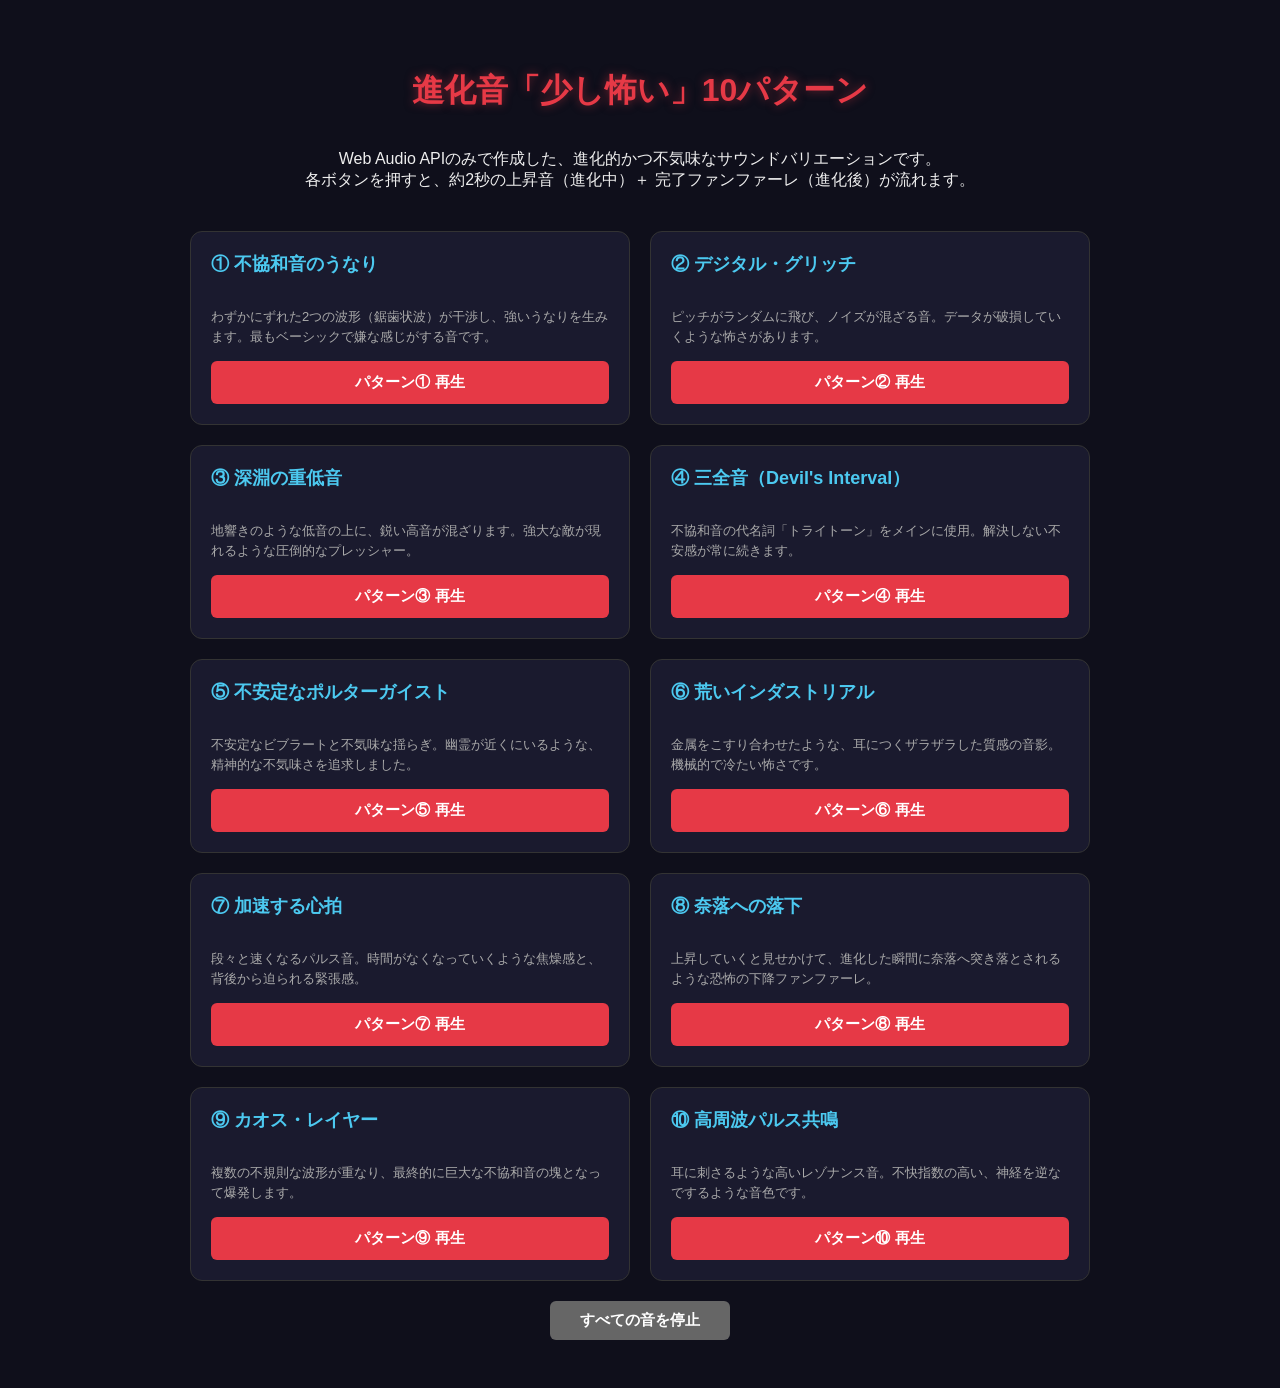
<file: tmp/sound_preview.html>
<!DOCTYPE html>
<html lang="ja">
<head>
    <meta charset="UTF-8">
    <title>Evolution Sound Preview - 10 Patterns</title>
    <style>
        body { font-family: 'Segoe UI', Tahoma, Geneva, Verdana, sans-serif; background: #0f0f1b; color: #eee; padding: 40px; display: flex; flex-direction: column; align-items: center; }
        h1 { color: #e63946; text-shadow: 0 0 10px rgba(230, 57, 70, 0.5); margin-bottom: 20px; }
        .container { display: grid; grid-template-columns: repeat(2, 1fr); gap: 20px; max-width: 900px; width: 100%; }
        .card { background: #1a1a2e; border: 1px solid #333; border-radius: 12px; padding: 20px; display: flex; flex-direction: column; transition: transform 0.2s, border-color 0.2s; }
        .card:hover { transform: translateY(-5px); border-color: #e63946; }
        .card h3 { margin-top: 0; color: #4cc9f0; font-size: 18px; }
        .card p { font-size: 13px; color: #aaa; flex-grow: 1; margin-bottom: 15px; line-height: 1.5; }
        button { padding: 12px; font-size: 15px; cursor: pointer; background: #e63946; color: white; border: none; border-radius: 6px; font-weight: bold; transition: background 0.2s; }
        button:hover { background: #d62828; }
        .stop-btn { background: #666; margin-top: 20px; padding: 10px 30px; }
    </style>
</head>
<body>
    <h1>進化音「少し怖い」10パターン</h1>
    <p style="text-align:center; max-width:700px; margin-bottom:40px;">
        Web Audio APIのみで作成した、進化的かつ不気味なサウンドバリエーションです。<br>
        各ボタンを押すと、約2秒の上昇音（進化中）＋ 完了ファンファーレ（進化後）が流れます。
    </p>

    <div class="container">
        <!-- 1. 不協和音 -->
        <div class="card">
            <h3>① 不協和音のうなり</h3>
            <p>わずかにずれた2つの波形（鋸歯状波）が干渉し、強いうなりを生みます。最もベーシックで嫌な感じがする音です。</p>
            <button onclick="play(1)">パターン① 再生</button>
        </div>

        <!-- 2. デジタル・グリッチ -->
        <div class="card">
            <h3>② デジタル・グリッチ</h3>
            <p>ピッチがランダムに飛び、ノイズが混ざる音。データが破損していくような怖さがあります。</p>
            <button onclick="play(2)">パターン② 再生</button>
        </div>

        <!-- 3. 深淵の重低音 -->
        <div class="card">
            <h3>③ 深淵の重低音</h3>
            <p>地響きのような低音の上に、鋭い高音が混ざります。強大な敵が現れるような圧倒的なプレッシャー。</p>
            <button onclick="play(3)">パターン③ 再生</button>
        </div>

        <!-- 4. 三全音テンション -->
        <div class="card">
            <h3>④ 三全音（Devil's Interval）</h3>
            <p>不協和音の代名詞「トライトーン」をメインに使用。解決しない不安感が常に続きます。</p>
            <button onclick="play(4)">パターン④ 再生</button>
        </div>

        <!-- 5. ポルターガイスト -->
        <div class="card">
            <h3>⑤ 不安定なポルターガイスト</h3>
            <p>不安定なビブラートと不気味な揺らぎ。幽霊が近くにいるような、精神的な不気味さを追求しました。</p>
            <button onclick="play(5)">パターン⑤ 再生</button>
        </div>

        <!-- 6. インダストリアル -->
        <div class="card">
            <h3>⑥ 荒いインダストリアル</h3>
            <p>金属をこすり合わせたような、耳につくザラザラした質感の音影。機械的で冷たい怖さです。</p>
            <button onclick="play(6)">パターン⑥ 再生</button>
        </div>

        <!-- 7. 加速する心拍 -->
        <div class="card">
            <h3>⑦ 加速する心拍</h3>
            <p>段々と速くなるパルス音。時間がなくなっていくような焦燥感と、背後から迫られる緊張感。</p>
            <button onclick="play(7)">パターン⑦ 再生</button>
        </div>

        <!-- 8. 奈落への落下 -->
        <div class="card">
            <h3>⑧ 奈落への落下</h3>
            <p>上昇していくと見せかけて、進化した瞬間に奈落へ突き落とされるような恐怖の下降ファンファーレ。</p>
            <button onclick="play(8)">パターン⑧ 再生</button>
        </div>

        <!-- 9. カオス・オーケストラ -->
        <div class="card">
            <h3>⑨ カオス・レイヤー</h3>
            <p>複数の不規則な波形が重なり、最終的に巨大な不協和音の塊となって爆発します。</p>
            <button onclick="play(9)">パターン⑨ 再生</button>
        </div>

        <!-- 10. 高周波パルス -->
        <div class="card">
            <h3>⑩ 高周波パルス共鳴</h3>
            <p>耳に刺さるような高いレゾナンス音。不快指数の高い、神経を逆なでするような音色です。</p>
            <button onclick="play(10)">パターン⑩ 再生</button>
        </div>
    </div>

    <button class="stop-btn" onclick="stopAll()">すべての音を停止</button>

    <script>
        let audioCtx = null;
        let oscillators = [];

        function initAudio() {
            if (!audioCtx) {
                audioCtx = new (window.AudioContext || window.webkitAudioContext)();
            }
        }

        function stopAll() {
            oscillators.forEach(o => { try{o.stop();}catch(e){} });
            oscillators = [];
        }

        async function play(pattern) {
            initAudio();
            if (audioCtx.state === 'suspended') await audioCtx.resume();
            stopAll();

            const duration = 2.0;
            const now = audioCtx.currentTime;

            switch(pattern) {
                case 1: playDissonantSwell(now, duration); break;
                case 2: playGlitch(now, duration); break;
                case 3: playAbyssSub(now, duration); break;
                case 4: playTritoneTension(now, duration); break;
                case 5: playPoltergeist(now, duration); break;
                case 6: playIndustrial(now, duration); break;
                case 7: playHeartbeat(now, duration); break;
                case 8: playAbyssFall(now, duration); break;
                case 9: playChaosLayer(now, duration); break;
                case 10: playHighPulse(now, duration); break;
            }
        }

        // --- Helper: Register Oscillator for stopping ---
        function reg(osc) { oscillators.push(osc); return osc; }

        // --- Pattern Implementations ---

        function playDissonantSwell(now, duration) {
            const steps = duration / 0.1;
            for (let i = 0; i < steps; i++) {
                let t = now + i * 0.1;
                [0, 6].forEach(detune => {
                    let osc = reg(audioCtx.createOscillator());
                    let gain = audioCtx.createGain();
                    osc.type = 'sawtooth';
                    osc.frequency.setValueAtTime(100 + (800 * Math.pow(i/steps, 2)) + detune, t);
                    osc.connect(gain); gain.connect(audioCtx.destination);
                    gain.gain.setValueAtTime(0.04, t);
                    gain.gain.exponentialRampToValueAtTime(0.001, t + 0.09);
                    osc.start(t); osc.stop(t + 0.1);
                });
            }
            // Fanfare: Dissonant cluster
            playFanfare(now + duration, [261, 311, 370, 440], 'sawtooth');
        }

        function playGlitch(now, duration) {
            const steps = duration / 0.05;
            for (let i = 0; i < steps; i++) {
                let t = now + i * 0.05;
                if (Math.random() > 0.3) {
                    let osc = reg(audioCtx.createOscillator());
                    let gain = audioCtx.createGain();
                    osc.type = Math.random() > 0.5 ? 'square' : 'sawtooth';
                    osc.frequency.setValueAtTime(200 + (Math.random() * 1000) * (i/steps), t);
                    osc.connect(gain); gain.connect(audioCtx.destination);
                    gain.gain.setValueAtTime(0.03, t);
                    gain.gain.linearRampToValueAtTime(0, t + 0.04);
                    osc.start(t); osc.stop(t + 0.05);
                }
            }
            playFanfare(now + duration, [100, 1500, 200, 1200], 'square', 0.8);
        }

        function playAbyssSub(now, duration) {
            let sub = reg(audioCtx.createOscillator());
            let subGain = audioCtx.createGain();
            sub.type = 'sine';
            sub.frequency.setValueAtTime(40, now);
            sub.frequency.linearRampToValueAtTime(80, now + duration);
            sub.connect(subGain); subGain.connect(audioCtx.destination);
            subGain.gain.setValueAtTime(0, now);
            subGain.gain.linearRampToValueAtTime(0.15, now + 0.5);
            subGain.gain.linearRampToValueAtTime(0, now + duration);
            sub.start(now); sub.stop(now + duration);

            let high = reg(audioCtx.createOscillator());
            high.type = 'sawtooth';
            high.frequency.setValueAtTime(2000, now);
            high.frequency.exponentialRampToValueAtTime(300, now + duration);
            let hGain = audioCtx.createGain();
            high.connect(hGain); hGain.connect(audioCtx.destination);
            hGain.gain.setValueAtTime(0.02, now);
            hGain.gain.linearRampToValueAtTime(0, now + duration);
            high.start(now); high.stop(now + duration);

            playFanfare(now + duration, [50, 60, 440, 450], 'sawtooth', 1.5, true);
        }

        function playTritoneTension(now, duration) {
            const steps = duration / 0.1;
            for (let i = 0; i < steps; i++) {
                let t = now + i * 0.1;
                [200, 282.84].forEach(base => { // Tritone relationship 1 : sqrt(2)
                    let osc = reg(audioCtx.createOscillator());
                    let gain = audioCtx.createGain();
                    osc.type = 'triangle';
                    osc.frequency.setValueAtTime(base * (1 + i/steps), t);
                    osc.connect(gain); gain.connect(audioCtx.destination);
                    gain.gain.setValueAtTime(0.05, t);
                    gain.gain.linearRampToValueAtTime(0, t + 0.1);
                    osc.start(t); osc.stop(t + 0.1);
                });
            }
            playFanfare(now + duration, [311, 440, 622, 880], 'square', 1.2);
        }

        function playPoltergeist(now, duration) {
            let osc = reg(audioCtx.createOscillator());
            let lfo = reg(audioCtx.createOscillator());
            let lfoGain = audioCtx.createGain();
            osc.type = 'sine';
            osc.frequency.setValueAtTime(300, now);
            osc.frequency.exponentialRampToValueAtTime(800, now + duration);
            lfo.frequency.value = 10;
            lfoGain.gain.value = 50;
            lfo.connect(lfoGain); lfoGain.connect(osc.frequency);
            let g = audioCtx.createGain();
            osc.connect(g); g.connect(audioCtx.destination);
            g.gain.setValueAtTime(0, now);
            g.gain.linearRampToValueAtTime(0.1, now + 0.5);
            g.gain.linearRampToValueAtTime(0, now + duration);
            lfo.start(now); osc.start(now);
            lfo.stop(now + duration); osc.stop(now + duration);
            playFanfare(now + duration, [400, 410, 420], 'sine', 2.0, true);
        }

        function playIndustrial(now, duration) {
            const steps = duration / 0.15;
            for (let i = 0; i < steps; i++) {
                let t = now + i * 0.15;
                let osc = reg(audioCtx.createOscillator());
                let gain = audioCtx.createGain();
                osc.type = 'sawtooth';
                osc.frequency.setValueAtTime(100 + (i*50), t);
                let f = audioCtx.createBiquadFilter();
                f.type = 'peaking'; f.frequency.value = 1000; f.Q.value = 10; f.gain.value = 20;
                osc.connect(f); f.connect(gain); gain.connect(audioCtx.destination);
                gain.gain.setValueAtTime(0.06, t);
                gain.gain.linearRampToValueAtTime(0, t + 0.15);
                osc.start(t); osc.stop(t + 0.15);
            }
            playFanfare(now + duration, [100, 110, 120, 130], 'square', 1.0);
        }

        function playHeartbeat(now, duration) {
            const beats = 8;
            for(let i=0; i<beats; i++) {
                let t = now + (duration * (1 - Math.pow(0.8, i)));
                let osc = reg(audioCtx.createOscillator());
                let g = audioCtx.createGain();
                osc.type = 'sine';
                osc.frequency.setValueAtTime(60, t);
                osc.frequency.exponentialRampToValueAtTime(20, t + 0.1);
                osc.connect(g); g.connect(audioCtx.destination);
                g.gain.setValueAtTime(0.3, t);
                g.gain.linearRampToValueAtTime(0, t + 0.1);
                osc.start(t); osc.stop(t + 0.1);
            }
            playFanfare(now + duration, [220, 233, 246], 'sawtooth', 1.5, true);
        }

        function playAbyssFall(now, duration) {
            let osc = reg(audioCtx.createOscillator());
            osc.type = 'sawtooth';
            osc.frequency.setValueAtTime(100, now);
            osc.frequency.exponentialRampToValueAtTime(1000, now + duration);
            let g = audioCtx.createGain();
            osc.connect(g); g.connect(audioCtx.destination);
            g.gain.setValueAtTime(0.05, now);
            g.gain.linearRampToValueAtTime(0, now + duration);
            osc.start(now); osc.stop(now + duration);
            // Fall
            playFanfare(now + duration, [100, 80, 60, 40], 'sawtooth', 2.0);
        }

        function playChaosLayer(now, duration) {
            const count = 5;
            for(let i=0; i<count; i++) {
                let osc = reg(audioCtx.createOscillator());
                osc.type = i % 2 === 0 ? 'sawtooth' : 'square';
                osc.frequency.setValueAtTime(100 + i*100, now);
                osc.frequency.exponentialRampToValueAtTime(Math.random()*1000 + 200, now + duration);
                let g = audioCtx.createGain();
                osc.connect(g); g.connect(audioCtx.destination);
                g.gain.setValueAtTime(0, now);
                g.gain.linearRampToValueAtTime(0.02, now + duration/2);
                g.gain.linearRampToValueAtTime(0, now + duration);
                osc.start(now); osc.stop(now + duration);
            }
            playFanfare(now + duration, [100, 200, 300, 400, 500], 'sawtooth', 1.5);
        }

        function playHighPulse(now, duration) {
            const steps = duration / 0.05;
            for(let i=0; i<steps; i++) {
                let t = now + i * 0.05;
                let osc = reg(audioCtx.createOscillator());
                osc.type = 'sine';
                osc.frequency.setValueAtTime(3000 + i*50, t);
                let sub = reg(audioCtx.createOscillator());
                sub.type = 'square';
                sub.frequency.setValueAtTime(50, t);
                let g = audioCtx.createGain();
                osc.connect(g); sub.connect(g); g.connect(audioCtx.destination);
                g.gain.setValueAtTime(0.02, t);
                g.gain.linearRampToValueAtTime(0, t + 0.05);
                osc.start(t); sub.start(t);
                osc.stop(t+0.05); sub.stop(t+0.05);
            }
            playFanfare(now + duration, [4000, 4100, 50, 60], 'square', 1.0);
        }

        function playFanfare(time, notes, type, length = 1.2, vibrate = false) {
            notes.forEach((freq, i) => {
                let osc = reg(audioCtx.createOscillator());
                let gain = audioCtx.createGain();
                osc.type = type;
                osc.frequency.setValueAtTime(freq, time);
                
                if(vibrate) {
                    let lfo = reg(audioCtx.createOscillator());
                    let lg = audioCtx.createGain();
                    lfo.frequency.value = 15;
                    lg.gain.value = 10;
                    lfo.connect(lg); lg.connect(osc.frequency);
                    lfo.start(time); lfo.stop(time + length);
                }

                osc.connect(gain);
                gain.connect(audioCtx.destination);
                gain.gain.setValueAtTime(0, time);
                gain.gain.linearRampToValueAtTime(0.06, time + 0.05);
                gain.gain.exponentialRampToValueAtTime(0.001, time + length);
                osc.start(time);
                osc.stop(time + length + 0.1);
            });
        }
    </script>
</body>
</html>
</file>
